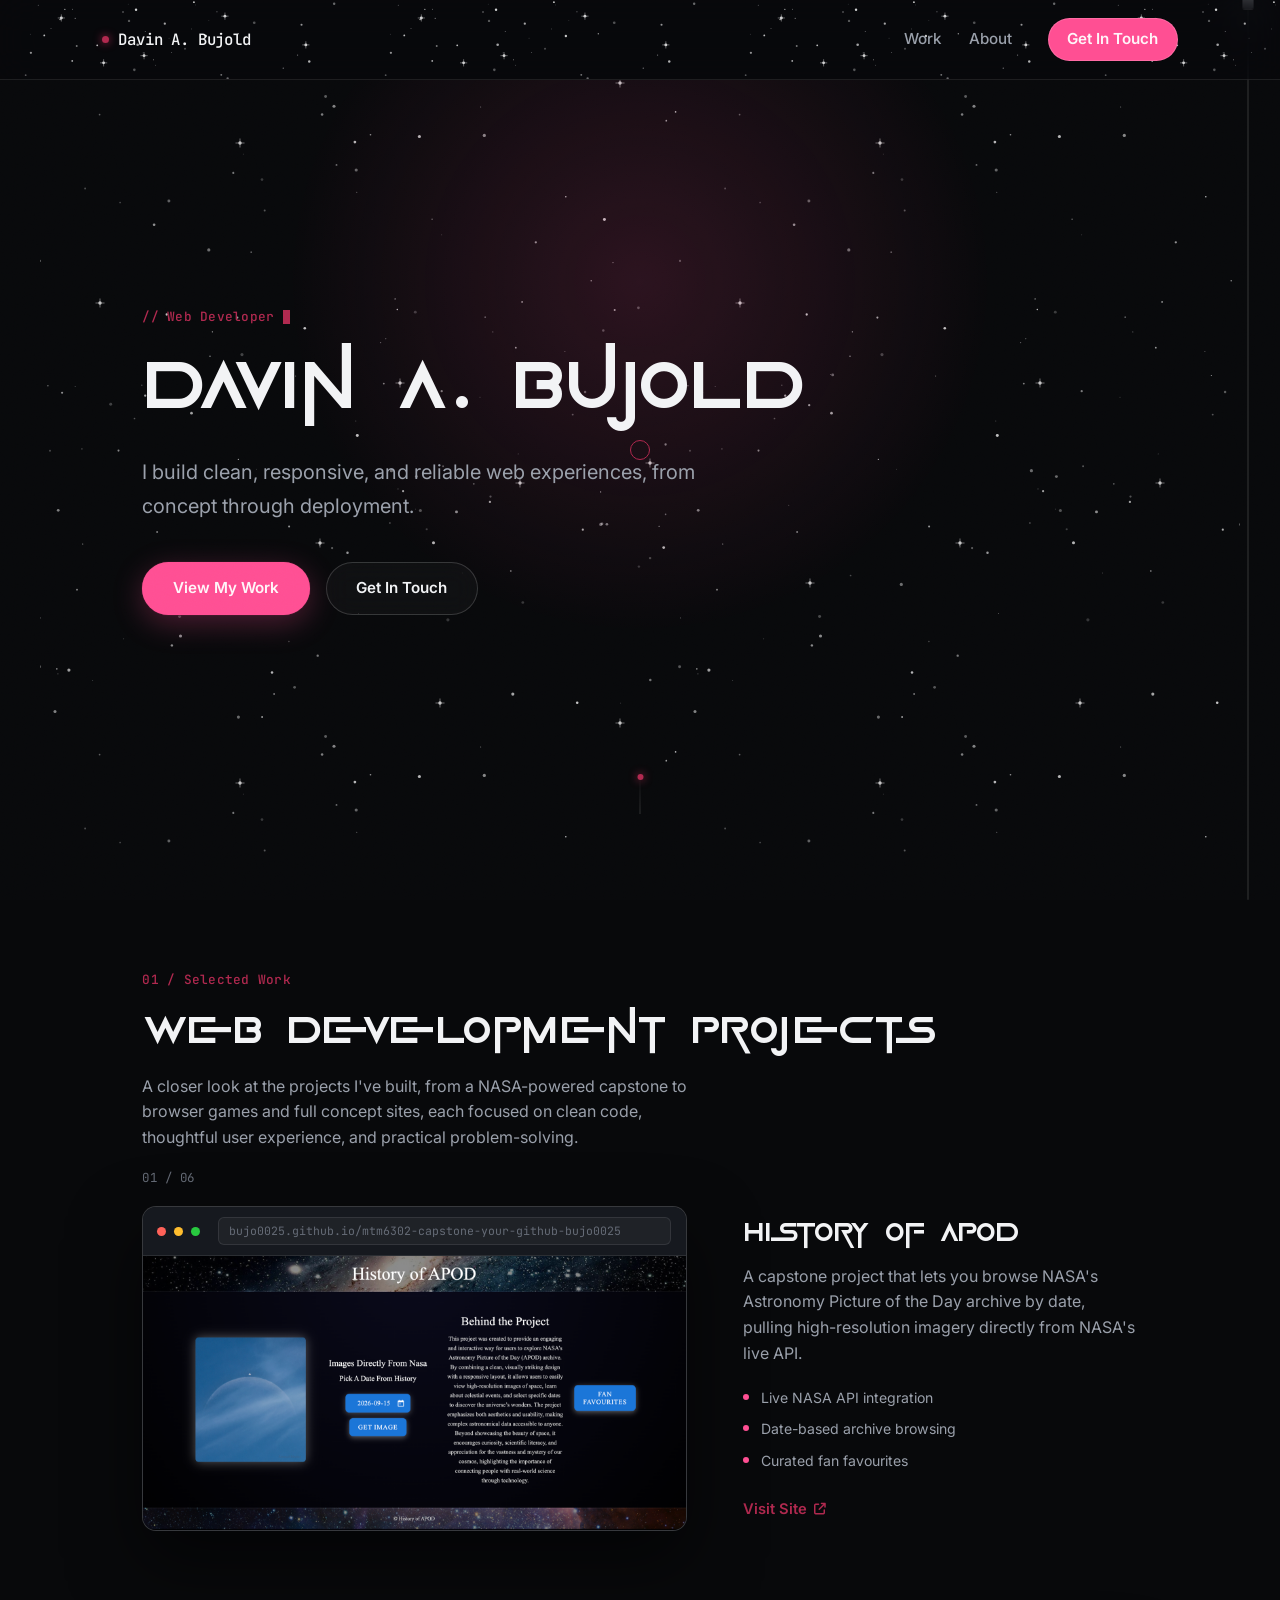
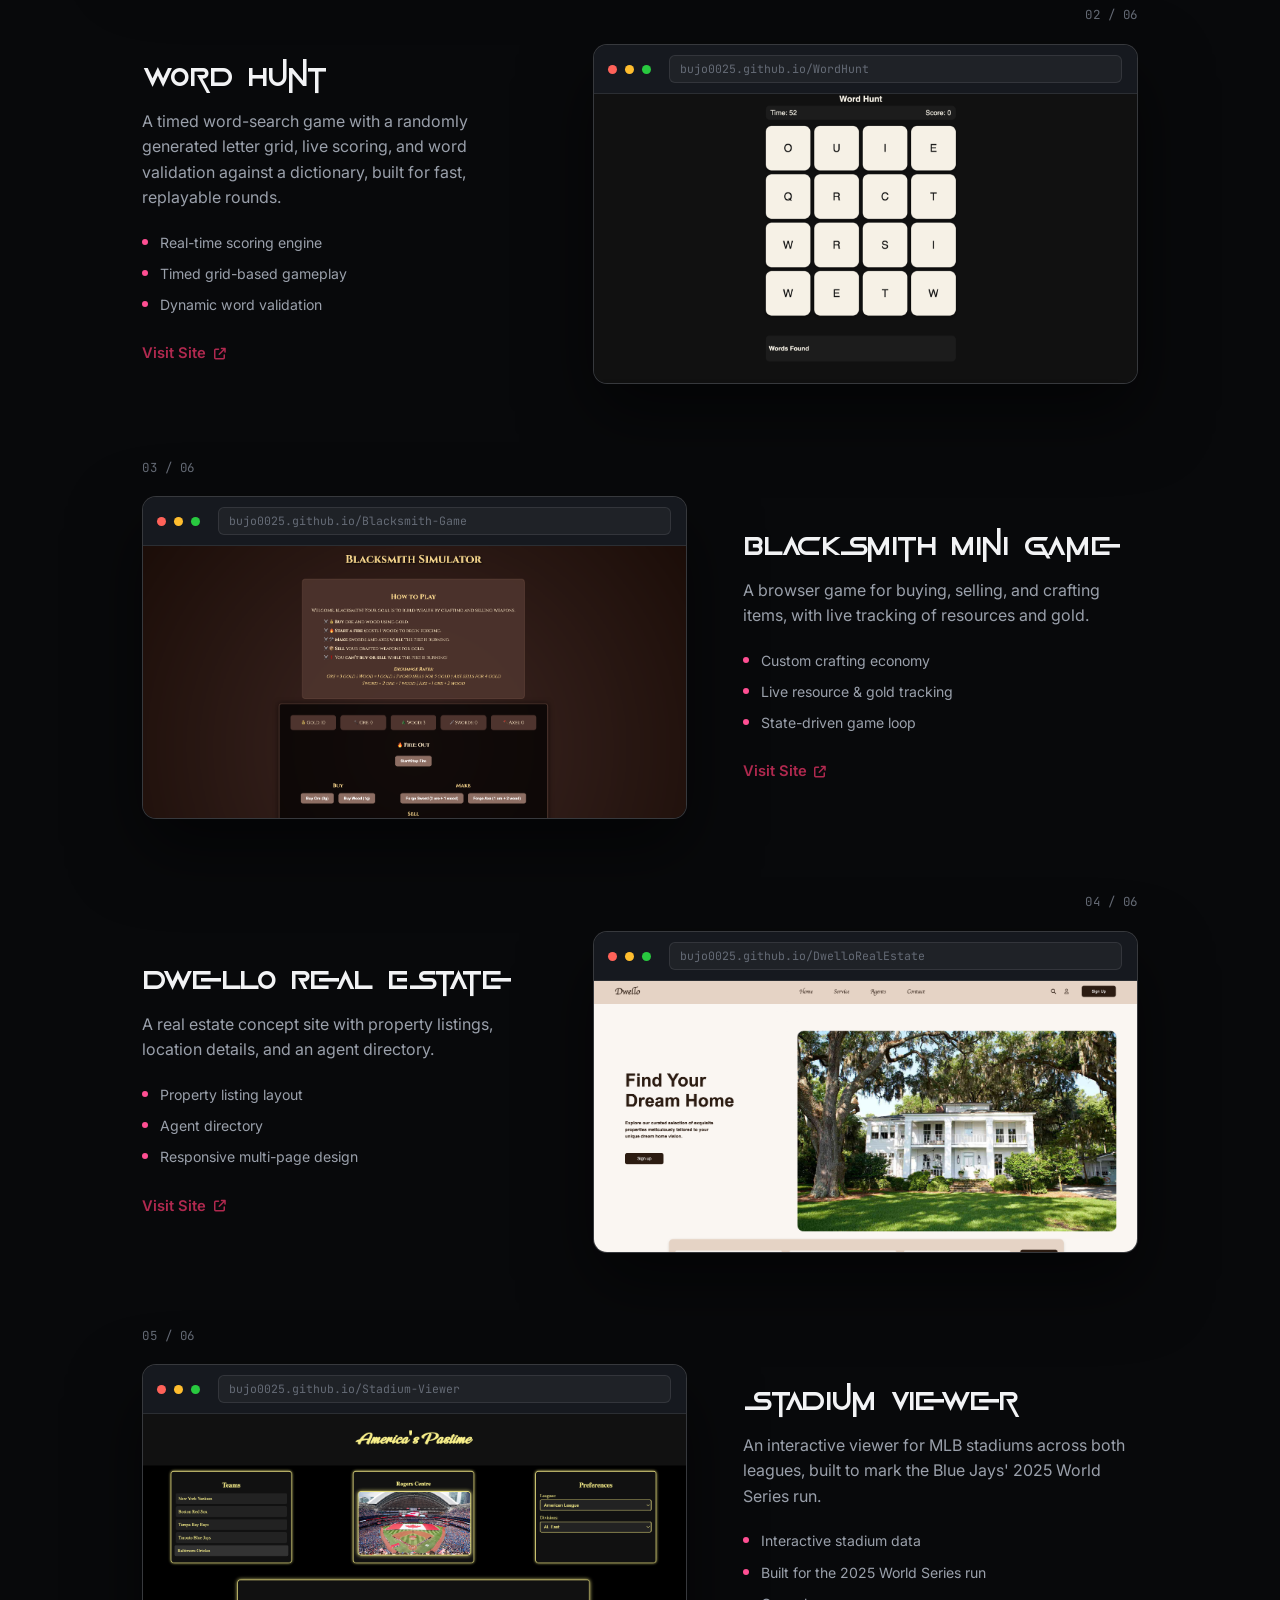
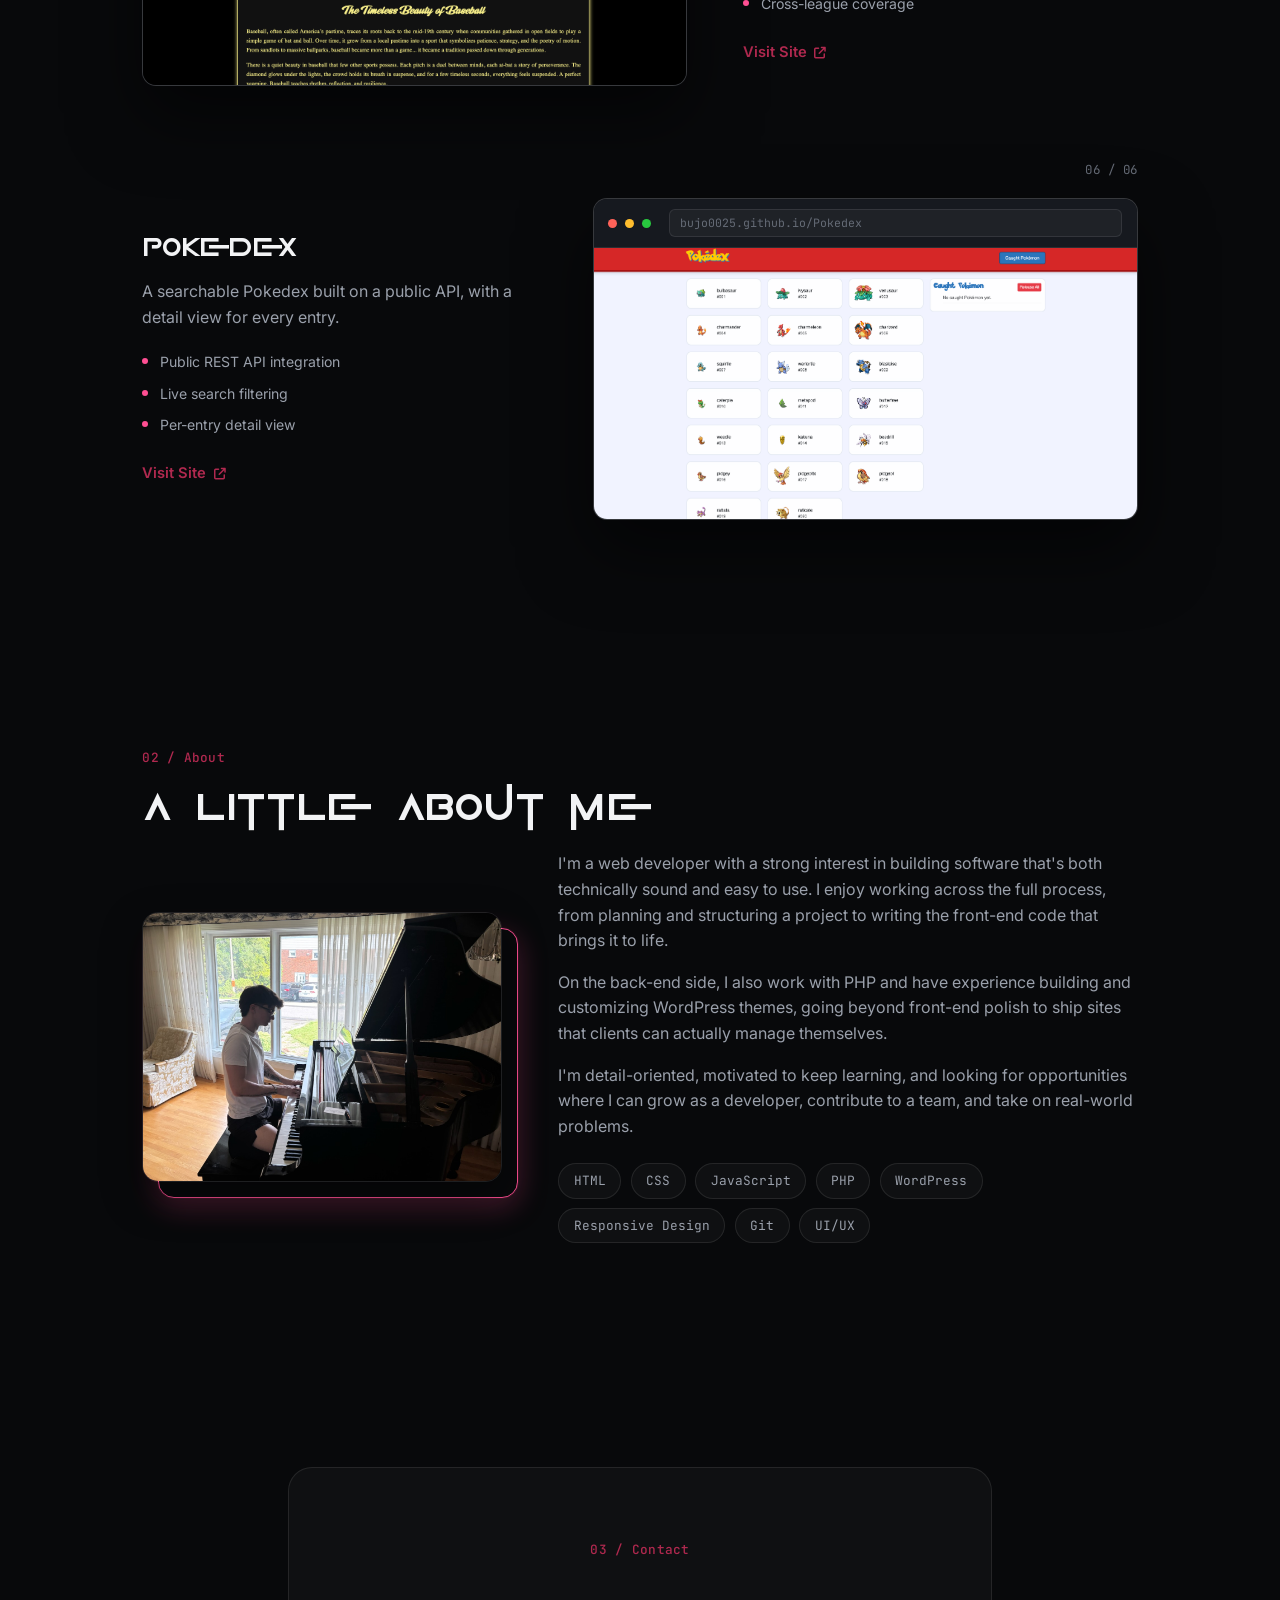
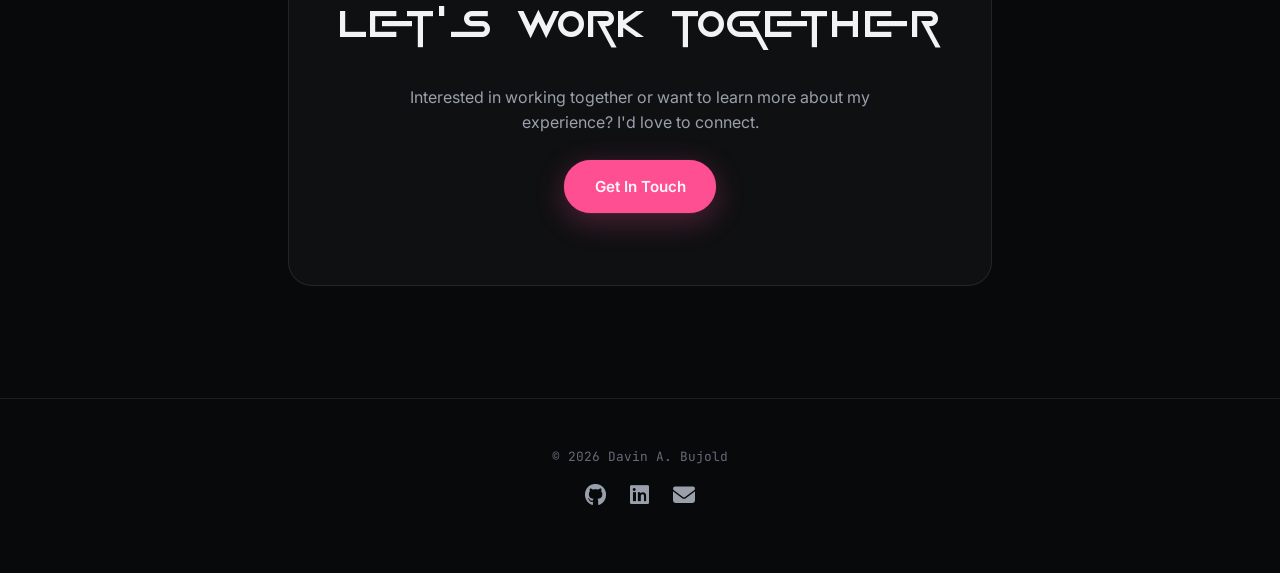
<file: index.html>
<!DOCTYPE html>
<html lang="en">
<head>
  <meta charset="UTF-8" />
  <meta name="viewport" content="width=device-width, initial-scale=1.0" />
  <title>Davin A. Bujold | Web Developer</title>
  <meta name="description" content="Web developer portfolio showcasing responsive, interactive front-end projects.">
  <meta name="theme-color" content="#08090b">

  <!-- Fonts -->
  <link rel="stylesheet" href="https://cdnjs.cloudflare.com/ajax/libs/font-awesome/6.5.2/css/all.min.css">
  <link rel="preconnect" href="https://fonts.googleapis.com">
  <link rel="preconnect" href="https://fonts.gstatic.com" crossorigin>
  <link href="https://fonts.googleapis.com/css2?family=Inter:wght@400;500;600;700&family=Orbitron:wght@600;700;800;900&family=JetBrains+Mono:wght@400;500&display=swap" rel="stylesheet">

  <!-- CSS -->
  <link rel="stylesheet" href="styles.css">
</head>
<body>

  <div class="grain" aria-hidden="true"></div>

  <!-- SCROLL FX -->
  <div class="saber" aria-hidden="true">
    <span class="saber-track"></span>
    <span class="saber-blade"></span>
    <span class="saber-hilt"></span>
  </div>

  <!-- HEADER -->
  <header class="site-header">
    <a href="index.html" class="logo"><span class="dot" aria-hidden="true"></span>Davin A. Bujold</a>
    <nav>
      <div class="nav-links">
        <a href="#work">Work</a>
        <a href="#about">About</a>
        <span class="nav-indicator" aria-hidden="true"></span>
      </div>
      <a href="contact.html" class="cta magnetic">Get In Touch</a>
    </nav>
  </header>

  <!-- HERO -->
  <section class="hero">
    <div class="hero-inner load-in">
      <span class="eyebrow">// Web Developer <span class="blink" aria-hidden="true"></span></span>
      <h1 data-split>Davin A. Bujold</h1>
      <p class="tagline" data-split>
        I build clean, responsive, and reliable web experiences, from concept through deployment.
      </p>
      <div class="hero-actions">
        <a href="#work" class="cta filled magnetic">View My Work</a>
        <a href="contact.html" class="cta magnetic">Get In Touch</a>
      </div>
    </div>
    <div class="scroll-cue" aria-hidden="true"><span></span></div>
  </section>

  <!-- WORK -->
  <section id="work" class="reveal">
    <div class="section-head">
      <span class="eyebrow">01 / Selected Work</span>
      <h2 data-split>Web Development Projects</h2>
    </div>
    <p class="section-intro">
      A closer look at the projects I've built, from a NASA-powered capstone to browser games and
      full concept sites, each focused on clean code, thoughtful user experience, and practical problem-solving.
    </p>

    <div class="work-list" id="work-grid"></div>
  </section>

  <!-- ABOUT -->
  <section id="about" class="reveal">
    <div class="section-head">
      <span class="eyebrow">02 / About</span>
      <h2 data-split>A little about me</h2>
    </div>

    <div class="about-inner">
      <div class="about-photo-wrap">
        <img
          class="about-photo"
          src="images/about.jpg"
          alt="Davin A. Bujold playing piano"
        >
      </div>

      <div class="about-text">
        <p>
          I'm a web developer with a strong interest in building software that's both technically sound and easy to use. I enjoy working across the full process, from planning and structuring a project to writing the front-end code that brings it to life.
        </p>
        <p>
          On the back-end side, I also work with PHP and have experience building and customizing WordPress themes, going beyond front-end polish to ship sites that clients can actually manage themselves.
        </p>
        <p>
          I'm detail-oriented, motivated to keep learning, and looking for opportunities where I can grow as a developer, contribute to a team, and take on real-world problems.
        </p>

        <div class="skills">
          <span>HTML</span>
          <span>CSS</span>
          <span>JavaScript</span>
          <span>PHP</span>
          <span>WordPress</span>
          <span>Responsive Design</span>
          <span>Git</span>
          <span>UI/UX</span>
        </div>
      </div>
    </div>
  </section>

  <!-- CONTACT CTA -->
  <section id="contact" class="reveal">
    <div id="contact-cta">
      <span class="eyebrow">03 / Contact</span>
      <h2>Let's work together</h2>
      <p>
        Interested in working together or want to learn more about my experience? I'd love to connect.
      </p>
      <a href="contact.html" class="cta filled magnetic">Get In Touch</a>
    </div>
  </section>

  <!-- FOOTER -->
  <footer id="footer">
    <p>© 2026 Davin A. Bujold</p>
    <div class="social-icons">
      <a href="https://github.com/bujo0025" target="_blank" rel="noopener noreferrer" aria-label="GitHub">
        <i class="fab fa-github"></i>
      </a>
      <a href="https://www.linkedin.com/in/davin-bujold-80739b34a/" target="_blank" rel="noopener noreferrer" aria-label="LinkedIn">
        <i class="fab fa-linkedin"></i>
      </a>
      <a href="mailto:davin.bujold@gmail.com" aria-label="Email">
        <i class="fa-solid fa-envelope"></i>
      </a>
    </div>
  </footer>

  <!-- JS -->
  <script src="projects.js"></script>
  <script src="script.js"></script>
</body>
</html>
</file>
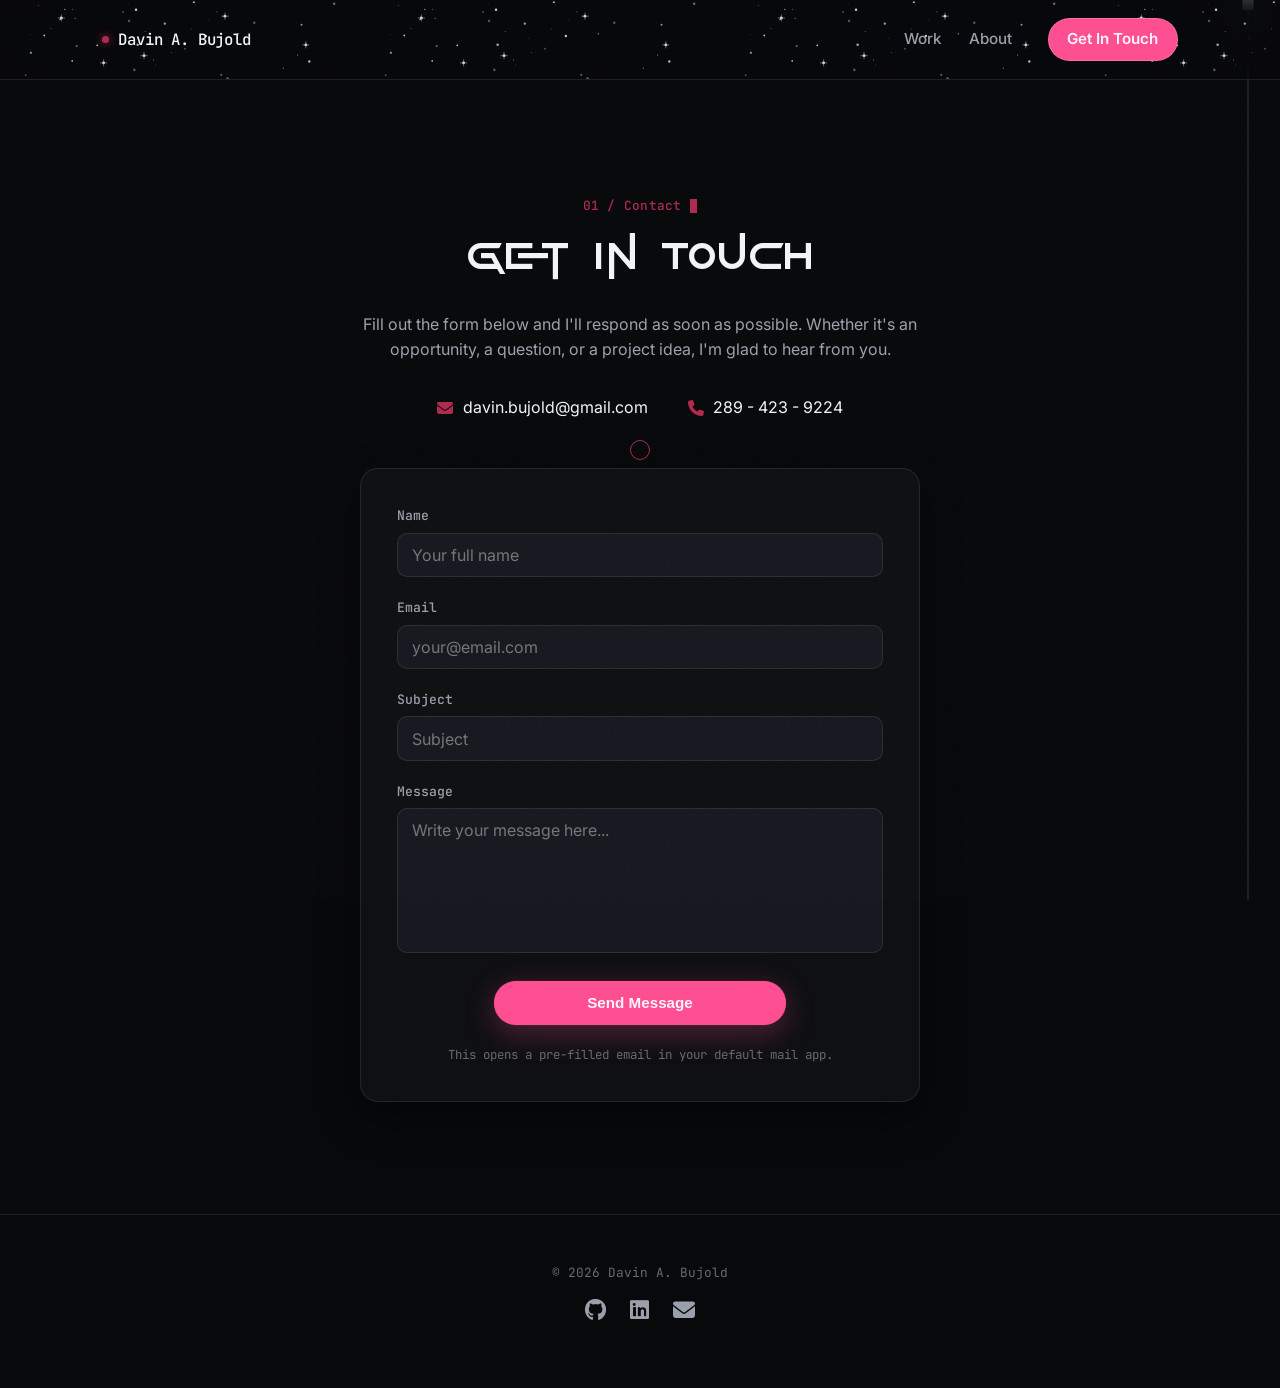
<file: contact.html>
<!DOCTYPE html>
<html lang="en">
<head>
  <meta charset="UTF-8" />
  <meta name="viewport" content="width=device-width, initial-scale=1.0" />
  <title>Contact | Davin A. Bujold</title>
  <meta name="theme-color" content="#08090b">

  <!-- Fonts -->
  <link rel="stylesheet" href="https://cdnjs.cloudflare.com/ajax/libs/font-awesome/6.5.2/css/all.min.css">
  <link rel="preconnect" href="https://fonts.googleapis.com">
  <link rel="preconnect" href="https://fonts.gstatic.com" crossorigin>
  <link href="https://fonts.googleapis.com/css2?family=Inter:wght@400;500;600;700&family=Orbitron:wght@600;700;800;900&family=JetBrains+Mono:wght@400;500&display=swap" rel="stylesheet">

  <!-- CSS -->
  <link rel="stylesheet" href="styles.css">
</head>
<body>

  <div class="grain" aria-hidden="true"></div>

  <!-- SCROLL FX -->
  <div class="saber" aria-hidden="true">
    <span class="saber-track"></span>
    <span class="saber-blade"></span>
    <span class="saber-hilt"></span>
  </div>

  <!-- HEADER -->
  <header class="site-header">
    <a href="index.html" class="logo"><span class="dot" aria-hidden="true"></span>Davin A. Bujold</a>
    <nav>
      <div class="nav-links">
        <a href="index.html#work">Work</a>
        <a href="index.html#about">About</a>
        <span class="nav-indicator" aria-hidden="true"></span>
      </div>
      <a href="contact.html" class="cta magnetic">Get In Touch</a>
    </nav>
  </header>

  <!-- CONTACT SECTION -->
  <section id="contact" class="reveal">
    <div class="section-head">
      <span class="eyebrow">01 / Contact <span class="blink" aria-hidden="true"></span></span>
      <h2 data-split>Get in Touch</h2>
    </div>
    <p>
      Fill out the form below and I'll respond as soon as possible.
      Whether it's an opportunity, a question, or a project idea, I'm glad to hear from you.
    </p>

    <!-- CONTACT DETAILS -->
    <div class="contact-details">
      <div class="contact-item">
        <i class="fa-solid fa-envelope"></i>
        <a href="mailto:davin.bujold@gmail.com">davin.bujold@gmail.com</a>
      </div>

      <div class="contact-item">
        <i class="fa-solid fa-phone"></i>
        <span>289 - 423 - 9224</span>
      </div>
    </div>

    <form id="contactForm">
      <div class="form-group">
        <label for="name">Name</label>
        <input type="text" id="name" name="name" placeholder="Your full name" required>
      </div>

      <div class="form-group">
        <label for="email">Email</label>
        <input type="email" id="email" name="email" placeholder="your@email.com" required>
      </div>

      <div class="form-group">
        <label for="subject">Subject</label>
        <input type="text" id="subject" name="subject" placeholder="Subject" required>
      </div>

      <div class="form-group">
        <label for="message">Message</label>
        <textarea id="message" name="message" rows="6" placeholder="Write your message here..." required></textarea>
      </div>

      <button type="submit" class="cta filled magnetic">Send Message</button>
      <p class="form-note">This opens a pre-filled email in your default mail app.</p>
    </form>
  </section>

  <!-- FOOTER -->
  <footer id="footer">
    <p>© 2026 Davin A. Bujold</p>
    <div class="social-icons">
      <a href="https://github.com/bujo0025" target="_blank" rel="noopener noreferrer" aria-label="GitHub">
        <i class="fab fa-github"></i>
      </a>
      <a href="https://www.linkedin.com/in/davin-bujold-80739b34a/" target="_blank" rel="noopener noreferrer" aria-label="LinkedIn">
        <i class="fab fa-linkedin"></i>
      </a>
      <a href="mailto:davin.bujold@gmail.com" aria-label="Email">
        <i class="fa-solid fa-envelope"></i>
      </a>
    </div>
  </footer>

  <!-- JS -->
  <script src="script.js"></script>
</body>
</html>
</file>
<file: styles.css>
/* ==========================================================
   DESIGN TOKENS — dark, moody, tech-forward
========================================================== */
:root {
  color-scheme: dark;

  --bg: #08090b;
  --bg-elevated: #111318;
  --bg-elevated-2: #16191f;
  --text: #f2f3f5;
  --text-secondary: #9aa0ab;
  --text-tertiary: #656b76;
  --border: rgba(255, 255, 255, 0.09);
  --border-strong: rgba(255, 255, 255, 0.16);

  --accent: #ff4f93;
  --accent-2: #b0294f;
  --accent-soft: rgba(255, 79, 147, 0.16);
  --accent-ink: #fff5f9;

  --shadow-sm: 0 1px 2px rgba(0, 0, 0, 0.4);
  --shadow-md: 0 16px 40px rgba(0, 0, 0, 0.45);
  --shadow-lg: 0 30px 70px rgba(0, 0, 0, 0.55);
  --glow-accent: 0 0 1px rgba(255, 79, 147, 0.6), 0 8px 30px rgba(255, 79, 147, 0.28);

  --header-bg: rgba(8, 9, 11, 0.55);
  --header-bg-strong: rgba(8, 9, 11, 0.8);

  --font-display: "Orbitron", "Inter", system-ui, sans-serif;
  --font-hero: "Game Of Squids", "Orbitron", "Inter", system-ui, sans-serif;
  --font-body: "Inter", system-ui, -apple-system, "Segoe UI", sans-serif;
  --font-mono: "JetBrains Mono", "SFMono-Regular", Menlo, monospace;

  --ease-out: cubic-bezier(0.22, 1, 0.36, 1);
  --ease-spring: cubic-bezier(0.16, 1, 0.3, 1);
  --ease-pop: cubic-bezier(0.34, 1.56, 0.64, 1);
}

@font-face {
  font-family: "Game Of Squids";
  src: url("fonts/GameOfSquids.ttf") format("truetype");
  font-weight: normal;
  font-style: normal;
  font-display: swap;
}

@media (prefers-contrast: more) {
  :root {
    --border: rgba(255, 255, 255, 0.35);
    --border-strong: rgba(255, 255, 255, 0.5);
    --text-secondary: #c3c7cd;
  }
}

@media (prefers-reduced-transparency: reduce) {
  :root {
    --header-bg: #0c0d10;
    --header-bg-strong: #0c0d10;
  }
}

/* ==========================================================
   RESET
========================================================== */
* {
  margin: 0;
  padding: 0;
  box-sizing: border-box;
}

html {
  scroll-behavior: smooth;
}

body {
  background: var(--bg);
  color: var(--text);
  font-family: var(--font-body);
  font-size: 16px;
  line-height: 1.6;
  -webkit-font-smoothing: antialiased;
  overflow-x: hidden;
}

img {
  display: block;
  max-width: 100%;
}

a {
  color: inherit;
}

section {
  padding: 7rem 8vw;
  max-width: 1200px;
  margin: 0 auto;
  position: relative;
}

h1, h2, h3 {
  font-family: var(--font-hero);
  font-weight: 400;
  font-synthesis: none;
  letter-spacing: 0.01em;
  line-height: 1.15;
}

h2 {
  font-size: clamp(1.9rem, 3.4vw, 2.6rem);
  margin-bottom: 0.75rem;
}

h3 {
  font-size: 1.2rem;
  letter-spacing: -0.01em;
}

.section-intro {
  color: var(--text-secondary);
  max-width: 560px;
  margin-bottom: 3.5rem;
}

.section-head {
  margin-bottom: 1rem;
}

.eyebrow {
  display: inline-flex;
  align-items: center;
  gap: 0.55rem;
  font-family: var(--font-mono);
  font-size: 0.8rem;
  font-weight: 500;
  letter-spacing: 0.02em;
  color: var(--accent-2);
  margin-bottom: 1rem;
}

.eyebrow .blink {
  display: inline-block;
  width: 7px;
  height: 14px;
  background: var(--accent-2);
  animation: blink 1.1s steps(1) infinite;
}

@keyframes blink {
  0%, 49% { opacity: 1; }
  50%, 100% { opacity: 0; }
}

/* ==========================================================
   GRAIN + AMBIENT BACKDROP
========================================================== */
.grain {
  position: fixed;
  inset: 0;
  z-index: 2;
  pointer-events: none;
  opacity: 0.05;
  mix-blend-mode: overlay;
  background-image: url("data:image/svg+xml,%3Csvg xmlns='http://www.w3.org/2000/svg' width='140' height='140'%3E%3Cfilter id='n'%3E%3CfeTurbulence type='fractalNoise' baseFrequency='0.9' numOctaves='3' stitchTiles='stitch'/%3E%3C/filter%3E%3Crect width='100%25' height='100%25' filter='url(%23n)'/%3E%3C/svg%3E");
  background-size: 140px 140px;
}

/* ==========================================================
   CUSTOM CURSOR
========================================================== */
body.has-cursor,
body.has-cursor a,
body.has-cursor button,
body.has-cursor input,
body.has-cursor textarea {
  cursor: none;
}

.cursor {
  position: fixed;
  top: 0;
  left: 0;
  width: 20px;
  height: 20px;
  margin: -10px;
  border-radius: 50%;
  border: 1.5px solid var(--accent-2);
  pointer-events: none;
  z-index: 9999;
  will-change: transform;
  transition: width 0.3s var(--ease-spring), height 0.3s var(--ease-spring),
    margin 0.3s var(--ease-spring), background-color 0.3s ease, border-color 0.3s ease;
}

.cursor.cursor--active {
  width: 54px;
  height: 54px;
  margin: -27px;
  background: var(--accent-soft);
  border-color: var(--accent);
}

/* ==========================================================
   HEADER / NAV
========================================================== */
.site-header {
  position: sticky;
  top: 0;
  z-index: 100;
  display: flex;
  align-items: center;
  justify-content: space-between;
  padding: 1.15rem 8vw;
  background-color: var(--header-bg);
  backdrop-filter: blur(20px) saturate(160%);
  border-bottom: 1px solid var(--border);
  transition: background-color 0.4s ease, box-shadow 0.4s ease;
}

.site-header::before {
  content: "";
  position: absolute;
  inset: 0;
  background-image: url("[data-uri]");
  background-repeat: repeat-x;
  background-position: left center;
  background-size: 360px 100%;
  opacity: 0.9;
  pointer-events: none;
  animation: header-twinkle 7s ease-in-out infinite;
}

.site-header.is-scrolled {
  background-color: var(--header-bg-strong);
  box-shadow: var(--shadow-sm);
}

@keyframes header-twinkle {
  0%, 100% { opacity: 0.9; }
  50% { opacity: 0.55; }
}

.site-header .logo {
  display: inline-flex;
  align-items: center;
  gap: 0.55rem;
  font-family: var(--font-mono);
  font-weight: 500;
  letter-spacing: -0.01em;
  text-decoration: none;
  font-size: 0.98rem;
  color: var(--text);
}

.site-header .logo .dot {
  width: 7px;
  height: 7px;
  border-radius: 50%;
  background: var(--accent-2);
  box-shadow: 0 0 8px var(--accent-2);
  animation: pulse 2.4s ease-in-out infinite;
}

@keyframes pulse {
  0%, 100% { opacity: 1; transform: scale(1); }
  50% { opacity: 0.5; transform: scale(0.8); }
}

.site-header nav {
  display: flex;
  align-items: center;
  gap: 2.25rem;
}

.nav-links {
  position: relative;
  display: flex;
  gap: 1.75rem;
}

.nav-links a {
  text-decoration: none;
  color: var(--text-secondary);
  font-size: 0.95rem;
  font-weight: 500;
  transition: color 0.2s var(--ease-out);
}

.nav-links a:hover {
  color: var(--text);
}

.nav-indicator {
  position: absolute;
  bottom: -8px;
  left: 0;
  height: 2px;
  width: 0;
  background: var(--accent-2);
  border-radius: 2px;
  opacity: 0;
  box-shadow: 0 0 8px var(--accent-2);
  transition: transform 0.35s var(--ease-out), width 0.35s var(--ease-out), opacity 0.2s ease;
}

.site-header nav a.cta {
  color: var(--accent-ink);
  background: var(--accent);
  padding: 0.5rem 1.15rem;
  border-radius: 999px;
}

.site-header nav a.cta:hover {
  color: var(--accent-ink);
  opacity: 0.9;
}

/* ==========================================================
   HERO
========================================================== */
.hero {
  position: relative;
  min-height: 86vh;
  display: flex;
  flex-direction: column;
  justify-content: center;
  padding: 4rem 8vw 5rem;
  max-width: 1200px;
  margin: 0 auto;
  overflow: hidden;
  --mx: 50%;
  --my: 30%;
}

.hero::before {
  content: "";
  position: absolute;
  inset: -10%;
  background-image:
    radial-gradient(600px circle at var(--mx) var(--my), var(--accent-soft), transparent 60%),
    url("[data-uri]");
  background-repeat: no-repeat, repeat;
  background-size: auto, 640px 640px;
  opacity: 0.9;
  pointer-events: none;
  z-index: 0;
  transition: background-position 0.2s ease;
}

.hero-inner {
  position: relative;
  z-index: 1;
}

.hero h1 {
  font-size: clamp(2.8rem, 6.4vw, 4.6rem);
}

.hero .tagline {
  margin: 1.4rem 0 2.4rem;
  color: var(--text-secondary);
  font-size: clamp(1.05rem, 1.6vw, 1.25rem);
  max-width: 560px;
}

.hero .hero-actions {
  display: flex;
  gap: 1rem;
  flex-wrap: wrap;
}

.scroll-cue {
  position: absolute;
  bottom: 2.5rem;
  left: 50%;
  transform: translateX(-50%);
  width: 1px;
  height: 40px;
  background: linear-gradient(to bottom, transparent, var(--border-strong));
  z-index: 1;
}

.scroll-cue span {
  position: absolute;
  top: 0;
  left: -2.5px;
  width: 6px;
  height: 6px;
  border-radius: 50%;
  background: var(--accent-2);
  box-shadow: 0 0 8px var(--accent-2);
  animation: scrollcue 2.2s var(--ease-out) infinite;
}

@keyframes scrollcue {
  0% { top: 0; opacity: 0; }
  15% { opacity: 1; }
  85% { opacity: 1; }
  100% { top: 34px; opacity: 0; }
}

/* ==========================================================
   SPLIT TEXT REVEAL
========================================================== */
.split-line {
  display: inline-block;
  overflow: hidden;
  vertical-align: top;
  padding-bottom: 0.08em;
}

.split-word {
  display: inline-block;
  transform: translateY(115%);
  opacity: 0;
  filter: blur(6px);
  transition: transform 0.75s var(--ease-spring), opacity 0.6s ease, filter 0.6s ease;
  transition-delay: var(--d, 0ms);
}

.load-in.is-active [data-split] .split-word,
.reveal.active [data-split] .split-word {
  transform: translateY(0);
  opacity: 1;
  filter: blur(0);
}

/* ==========================================================
   BUTTONS
========================================================== */
.cta {
  display: inline-block;
  text-decoration: none;
  padding: 0.85rem 1.85rem;
  border-radius: 999px;
  font-weight: 600;
  font-size: 0.95rem;
  border: 1px solid var(--border-strong);
  color: var(--text);
  background: rgba(255, 255, 255, 0.03);
  backdrop-filter: blur(12px);
  transition: transform 0.35s var(--ease-out), box-shadow 0.3s var(--ease-out),
    background 0.3s var(--ease-out), color 0.3s var(--ease-out), border-color 0.3s var(--ease-out);
}

.cta:hover {
  border-color: var(--accent);
  box-shadow: var(--shadow-md);
}

.cta:active {
  transform: scale(0.97) !important;
  transition: transform 0.1s var(--ease-out);
}

.cta.filled {
  background: var(--accent);
  color: var(--accent-ink);
  border-color: transparent;
  box-shadow: var(--glow-accent);
}

.cta.filled:hover {
  box-shadow: 0 0 1px rgba(255, 79, 147, 0.7), 0 12px 40px rgba(255, 79, 147, 0.4);
}

.magnetic {
  transition: transform 0.4s var(--ease-pop), box-shadow 0.3s var(--ease-out),
    background 0.3s var(--ease-out), color 0.3s var(--ease-out), border-color 0.3s var(--ease-out);
}

/* ==========================================================
   WORK SHOWCASE (immersive, alternating feature rows)
========================================================== */
.work-list {
  display: flex;
  flex-direction: column;
  gap: 7rem;
  margin-top: 3rem;
}

.work-item {
  position: relative;
  display: flex;
  align-items: center;
  gap: 3.5rem;
}

.work-item:nth-child(even) {
  flex-direction: row-reverse;
}

.work-rank {
  position: absolute;
  top: -2.4rem;
  left: 0;
  font-family: var(--font-mono);
  font-size: 0.78rem;
  letter-spacing: 0.04em;
  color: var(--text-tertiary);
}

.work-item:nth-child(even) .work-rank {
  left: auto;
  right: 0;
}

.work-media {
  flex: 1 1 58%;
  min-width: 0;
}

.browser-frame {
  position: relative;
  border-radius: 14px;
  overflow: hidden;
  border: 1px solid var(--border-strong);
  background: var(--bg-elevated);
  box-shadow: var(--shadow-lg);
  transition: transform 0.4s var(--ease-out), box-shadow 0.4s var(--ease-out), border-color 0.4s var(--ease-out);
  will-change: transform;
}

.work-item:hover .browser-frame {
  border-color: var(--accent-2);
  box-shadow: var(--shadow-lg), 0 0 26px rgba(176, 41, 79, 0.45), 0 0 55px rgba(255, 79, 147, 0.35);
}

/* holographic scan + sheen overlay */
.browser-frame::after {
  content: "";
  position: absolute;
  inset: 0;
  z-index: 5;
  pointer-events: none;
  opacity: 0;
  background:
    repeating-linear-gradient(0deg, rgba(176, 41, 79, 0.16) 0px, rgba(176, 41, 79, 0.16) 1px, transparent 2px, transparent 4px),
    linear-gradient(115deg, transparent 30%, rgba(255, 79, 147, 0.3) 45%, rgba(176, 41, 79, 0.35) 50%, rgba(255, 79, 147, 0.3) 55%, transparent 70%);
  background-size: 100% 4px, 220% 220%;
  background-position: 0 0, -40% -40%;
  mix-blend-mode: screen;
  transition: opacity 0.3s ease;
}

.work-item:hover .browser-frame::after {
  opacity: 1;
  animation: holo-scan 2.6s linear infinite;
}

@keyframes holo-scan {
  0% { background-position: 0 0, -40% -40%; }
  100% { background-position: 0 480px, 140% 140%; }
}

.browser-bar {
  display: flex;
  align-items: center;
  gap: 0.5rem;
  padding: 0.65rem 0.9rem;
  background: var(--bg-elevated-2);
  border-bottom: 1px solid var(--border);
}

.browser-bar .dot {
  width: 9px;
  height: 9px;
  border-radius: 50%;
  background: var(--border-strong);
}

.browser-bar .dot:nth-child(1) { background: #ff6259; }
.browser-bar .dot:nth-child(2) { background: #ffbd2e; }
.browser-bar .dot:nth-child(3) { background: #28c93f; }

.browser-url {
  margin-left: 0.6rem;
  font-family: var(--font-mono);
  font-size: 0.72rem;
  color: var(--text-tertiary);
  background: rgba(255, 255, 255, 0.04);
  border: 1px solid var(--border);
  border-radius: 6px;
  padding: 0.22rem 0.65rem;
  overflow: hidden;
  text-overflow: ellipsis;
  white-space: nowrap;
  flex: 1;
}

.work-media-link {
  position: relative;
  display: block;
  overflow: hidden;
  background: var(--bg-elevated-2);
}

.work-media-link img {
  display: block;
  width: 100%;
  height: auto;
  transition: transform 0.6s var(--ease-out), filter 0.5s var(--ease-out);
}

.work-item:hover .work-media-link img {
  transform: scale(1.02);
  filter: brightness(0.7) saturate(0.4) contrast(1.15);
}

.work-media-link::after {
  content: "";
  position: absolute;
  inset: 0;
  background: var(--bg-elevated);
  transform-origin: top;
  transform: scaleY(1);
  transition: transform 0.85s var(--ease-spring);
  transition-delay: var(--d, 0ms);
  z-index: 2;
}

.work-item.active .work-media-link::after {
  transform: scaleY(0);
}

.work-view {
  position: absolute;
  inset: 0;
  display: flex;
  align-items: center;
  justify-content: center;
  gap: 0.5rem;
  font-family: var(--font-mono);
  font-size: 0.85rem;
  color: var(--text);
  opacity: 0;
  transform: translateY(10px);
  transition: opacity 0.35s var(--ease-out), transform 0.35s var(--ease-out);
  z-index: 3;
}

.work-item:hover .work-view {
  opacity: 1;
  transform: translateY(0);
}

.work-info {
  flex: 1 1 42%;
  min-width: 0;
}

.work-info h3 {
  font-size: clamp(1.4rem, 2.2vw, 1.8rem);
}

.work-info > p {
  color: var(--text-secondary);
  margin-top: 0.9rem;
  max-width: 480px;
}

.work-highlights {
  list-style: none;
  margin-top: 1.3rem;
  display: flex;
  flex-direction: column;
  gap: 0.55rem;
}

.work-highlights li {
  position: relative;
  padding-left: 1.1rem;
  font-size: 0.88rem;
  color: var(--text-secondary);
}

.work-highlights li::before {
  content: "";
  position: absolute;
  left: 0;
  top: 0.5em;
  width: 6px;
  height: 6px;
  border-radius: 50%;
  background: var(--accent);
}

.work-link {
  display: inline-flex;
  align-items: center;
  gap: 0.45rem;
  margin-top: 1.6rem;
  color: var(--accent-2);
  text-decoration: none;
  font-weight: 600;
  font-size: 0.92rem;
}

.work-link i {
  font-size: 0.75rem;
  transition: transform 0.2s var(--ease-out);
}

.work-link:hover i {
  transform: translate(2px, -2px);
}

@media (max-width: 900px) {
  .work-list {
    gap: 4.5rem;
  }

  .work-item,
  .work-item:nth-child(even) {
    flex-direction: column;
    align-items: stretch;
    gap: 1.75rem;
  }

  .work-rank,
  .work-item:nth-child(even) .work-rank {
    position: static;
    display: block;
    margin-bottom: 0.25rem;
    left: auto;
    right: auto;
  }
}

/* ==========================================================
   ABOUT
========================================================== */
#about .about-inner {
  display: flex;
  gap: 3.5rem;
  align-items: center;
  margin-top: 1rem;
}

.about-photo-wrap {
  position: relative;
  flex-shrink: 0;
}

.about-photo-wrap::before {
  content: "";
  position: absolute;
  inset: 0;
  transform: translate(16px, 16px);
  border: 1.5px solid var(--accent);
  border-radius: 16px;
  z-index: 0;
  box-shadow: var(--glow-accent);
}

#about .about-photo {
  position: relative;
  z-index: 1;
  width: 360px;
  max-width: 100%;
  aspect-ratio: 4 / 3;
  height: auto;
  object-fit: cover;
  border-radius: 16px;
  border: 1px solid var(--border);
  box-shadow: var(--shadow-md);
}

#about .about-text {
  color: var(--text-secondary);
  max-width: 640px;
}

#about .about-text p + p {
  margin-top: 1rem;
}

.skills {
  display: flex;
  flex-wrap: wrap;
  gap: 0.6rem;
  margin-top: 1.5rem;
}

.skills span {
  border: 1px solid var(--border);
  border-radius: 999px;
  padding: 0.4rem 0.9rem;
  font-family: var(--font-mono);
  font-size: 0.8rem;
  color: var(--text-secondary);
  background: rgba(255, 255, 255, 0.03);
  transition: transform 0.3s var(--ease-pop), color 0.3s var(--ease-out), border-color 0.3s var(--ease-out);
}

.skills span:hover {
  transform: translateY(-3px);
  color: var(--text);
  border-color: var(--accent);
}

/* ==========================================================
   CONTACT (shared CTA + full page)
========================================================== */
#contact-cta {
  display: flex;
  flex-direction: column;
  align-items: center;
  text-align: center;
  gap: 1.5rem;
  background: rgba(255, 255, 255, 0.03);
  backdrop-filter: blur(16px);
  border: 1px solid var(--border);
  border-radius: 24px;
  padding: 4.5rem 3rem;
}

#contact-cta p {
  color: var(--text-secondary);
  max-width: 480px;
}

#contact {
  display: flex;
  flex-direction: column;
  align-items: center;
  text-align: center;
}

#contact > p {
  max-width: 560px;
  color: var(--text-secondary);
  margin-bottom: 2rem;
}

.contact-details {
  display: flex;
  justify-content: center;
  gap: 2.5rem;
  margin-bottom: 3rem;
  flex-wrap: wrap;
}

.contact-item {
  display: flex;
  align-items: center;
  gap: 0.6rem;
  font-size: 1rem;
}

.contact-item i {
  color: var(--accent-2);
}

.contact-item a,
.contact-item span {
  text-decoration: none;
  color: var(--text);
}

.contact-item a:hover {
  color: var(--accent-2);
}

#contactForm {
  width: 100%;
  max-width: 560px;
  display: flex;
  flex-direction: column;
  gap: 1.25rem;
  background: rgba(255, 255, 255, 0.03);
  backdrop-filter: blur(16px);
  border: 1px solid var(--border);
  border-radius: 18px;
  padding: 2.25rem;
  box-shadow: var(--shadow-md);
  text-align: left;
}

#contactForm .form-group {
  display: flex;
  flex-direction: column;
}

#contactForm label {
  margin-bottom: 0.4rem;
  font-family: var(--font-mono);
  font-weight: 500;
  font-size: 0.82rem;
  color: var(--text-secondary);
}

#contactForm input,
#contactForm textarea {
  padding: 0.7rem 0.9rem;
  border-radius: 10px;
  border: 1px solid var(--border);
  background: var(--bg-elevated-2);
  color: var(--text);
  font-size: 1rem;
  font-family: inherit;
  resize: none;
  transition: border-color 0.2s var(--ease-out), box-shadow 0.2s var(--ease-out);
}

#contactForm input:focus,
#contactForm textarea:focus {
  outline: none;
  border-color: var(--accent);
  box-shadow: 0 0 0 3px var(--accent-soft);
}

#contactForm button.cta {
  align-self: center;
  width: 60%;
  margin-top: 0.5rem;
  border: none;
  cursor: pointer;
}

.form-note {
  font-family: var(--font-mono);
  font-size: 0.78rem;
  color: var(--text-tertiary);
  text-align: center;
}

/* ==========================================================
   FOOTER
========================================================== */
#footer {
  text-align: center;
  padding: 3rem 1rem 4rem;
  color: var(--text-tertiary);
  font-size: 0.9rem;
  border-top: 1px solid var(--border);
}

#footer p {
  margin-bottom: 1rem;
  font-family: var(--font-mono);
  font-size: 0.8rem;
}

#footer .social-icons {
  display: flex;
  justify-content: center;
  gap: 1.5rem;
}

#footer .social-icons a {
  color: var(--text-secondary);
  transition: color 0.2s var(--ease-out), transform 0.3s var(--ease-pop);
}

#footer .social-icons a i {
  font-size: 22px;
}

#footer .social-icons a:hover {
  color: var(--accent-2);
  transform: translateY(-3px);
}

/* ==========================================================
   SCROLL REVEAL
========================================================== */
.reveal {
  opacity: 0;
  transform: translateY(28px);
  filter: blur(6px);
  transition: opacity 0.7s var(--ease-spring), transform 0.7s var(--ease-spring), filter 0.6s ease;
  transition-delay: var(--d, 0ms);
}

.reveal.active {
  opacity: 1;
  transform: translateY(0);
  filter: blur(0);
}

@media (prefers-reduced-motion: reduce) {
  html {
    scroll-behavior: auto;
  }
  .reveal {
    transform: none;
    filter: none;
    transition: opacity 0.3s ease;
  }
  .split-word {
    transform: none;
    filter: none;
    transition: opacity 0.3s ease;
  }
  .work-item,
  .work-media-link img,
  .work-media-link::after,
  .browser-frame,
  .cta,
  .magnetic,
  .skills span,
  #footer .social-icons a {
    transition: opacity 0.2s ease !important;
    transform: none !important;
  }
  .browser-frame::after {
    animation: none !important;
    opacity: 0 !important;
  }
  .scroll-cue span,
  .eyebrow .blink,
  .site-header .logo .dot,
  .site-header::before {
    animation: none;
  }
}

/* ==========================================================
   RESPONSIVE
========================================================== */
@media (max-width: 768px) {
  section {
    padding: 5rem 6vw;
  }

  .site-header {
    padding: 1rem 6vw;
  }

  .site-header nav {
    gap: 1.1rem;
  }

  #about .about-inner {
    flex-direction: column;
    text-align: center;
  }

  .about-photo-wrap::before {
    display: none;
  }

  #contactForm button.cta {
    width: 100%;
  }
}

@media (max-width: 480px) {
  .site-header nav a:not(.cta) {
    display: none;
  }
}

/* ==========================================================
   SCROLL FX — saber progress indicator + flyby ships
   (original stylized shapes, not reproductions of any
   copyrighted design)
========================================================== */
.saber {
  position: fixed;
  top: 0;
  right: 22px;
  width: 20px;
  height: 100vh;
  z-index: 40;
  pointer-events: none;
}

.saber-track {
  position: absolute;
  top: 0;
  bottom: 0;
  left: 50%;
  width: 2px;
  transform: translateX(-50%);
  background: var(--border);
  border-radius: 2px;
}

.saber-blade {
  position: absolute;
  top: 0;
  left: 50%;
  width: 4px;
  height: var(--scroll-progress, 0%);
  transform: translateX(-50%);
  background: linear-gradient(to bottom, var(--accent-2), var(--accent));
  border-radius: 3px;
  box-shadow: 0 0 10px var(--accent-2), 0 0 24px var(--accent);
  transition: height 0.12s linear;
}

.saber-hilt {
  position: absolute;
  top: var(--scroll-progress, 0%);
  left: 50%;
  width: 12px;
  height: 20px;
  transform: translate(-50%, -50%);
  background: linear-gradient(180deg, #d7dae0, #6b6f76);
  border: 1px solid rgba(0, 0, 0, 0.4);
  border-radius: 3px;
  box-shadow: 0 0 6px rgba(0, 0, 0, 0.6);
  transition: top 0.12s linear;
}

@media (max-width: 700px), (prefers-reduced-motion: reduce) {
  .saber {
    display: none;
  }
}
</file>
